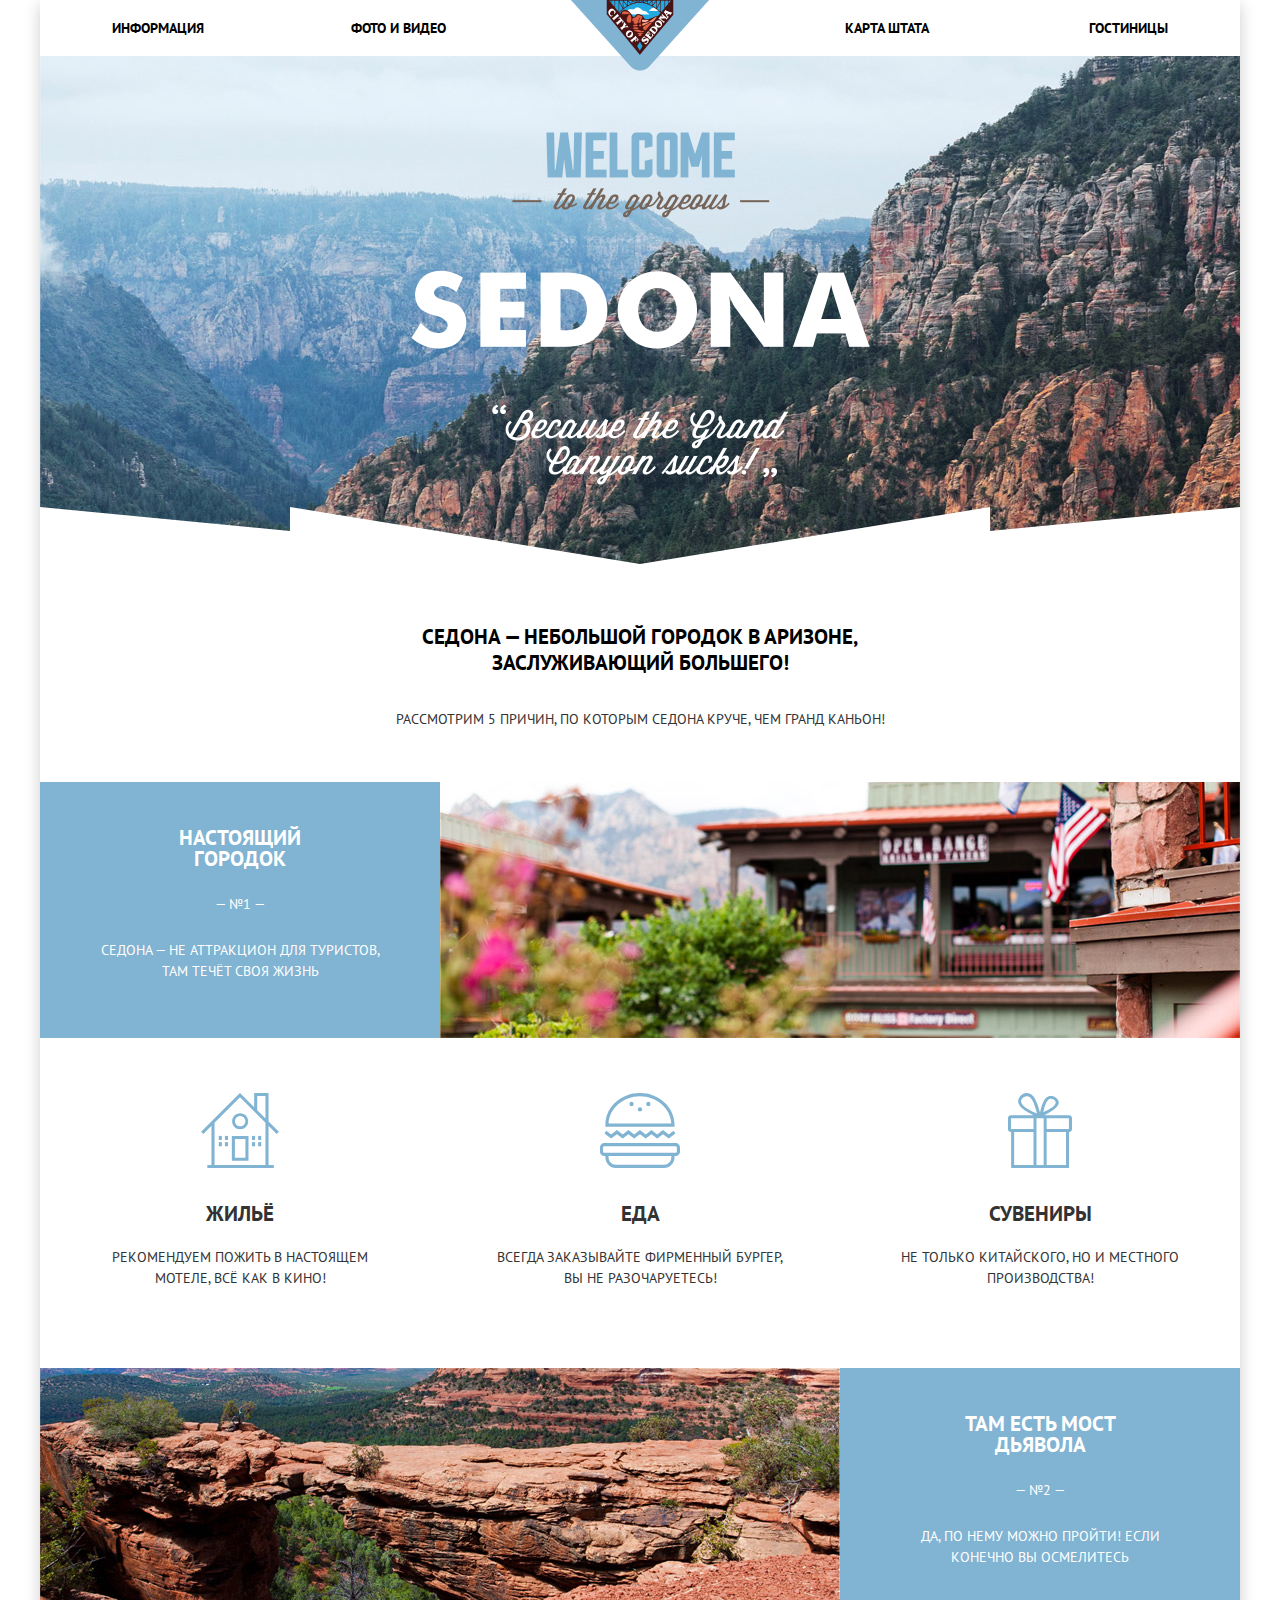
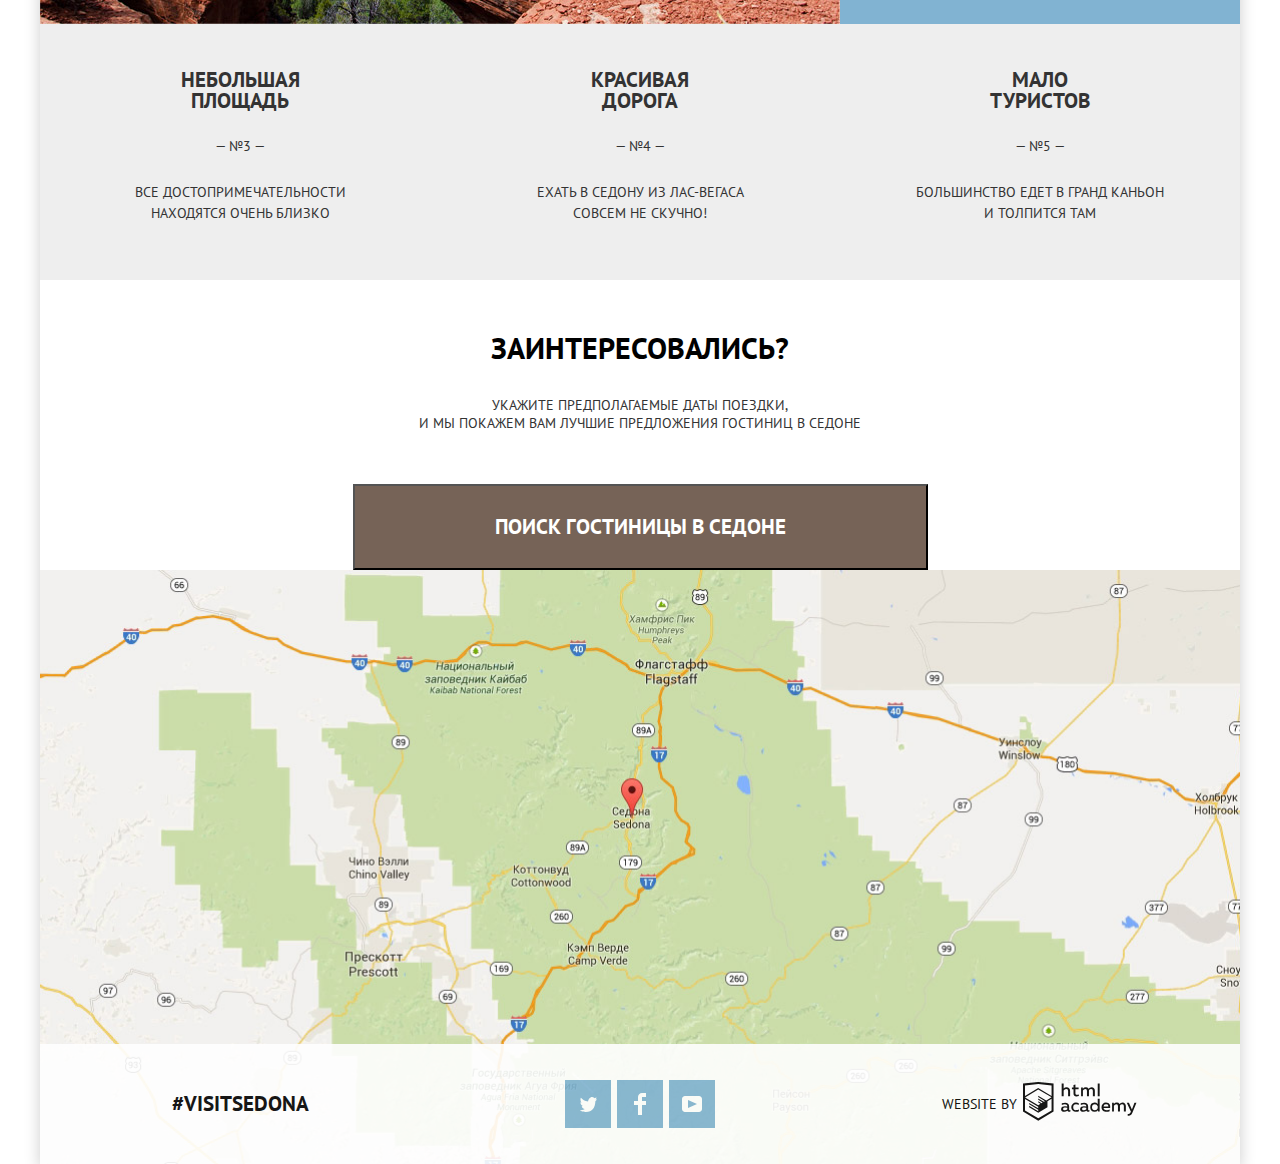
<file: html/index.html>
<!DOCTYPE html>
<html lang="ru">
<head>
    <meta charset="UTF-8">
    <title>Sedona</title>
    
    <!-- calendar -->
    <link rel="stylesheet" href="./css/pickmeup.css">
    <link rel="stylesheet" href="./css/style.css">
</head>
<body class="body-index">
    <div class="positioner">
        <header>
            <nav>
                <ul class="header-menu">
                    <li class="header-menu-item">
                        <a href="#info"> 
                            Информация
                        </a>
                    </li>
                    <li class="header-menu-item">
                        <a href="#info"> 
                            Фото и видео
                        </a>
                    </li>
                    <li class="header-menu-item">
                        <a href="#info"> 
                            Карта штата
                        </a>
                    </li>
                    <li class="header-menu-item">
                        <a href="./hotels.html"> 
                            Гостиницы
                        </a>
                    </li>
                </ul>
            </nav>
            <div class="header-logo"><!-- absolute pos -->                
                <img src="./img/logo.png" alt="Sedona logo" width="140" height="71">
            </div>
        </header>
        <main>
            <section class="header-slogan">
                <div class="header-slogan-greeting"> <!-- not polygon, logo-->
                    <img src="./img/welcome.png" alt="Welcome to Sedona!" width="459" height="353">
                </div>
            </section>     
            <section class="main-welcome">
                <h1 class="main-h1">
                        Седона — небольшой городок в Аризоне,
                        заслуживающий большего!                         
                </h1>
                <h2 class="main-h3">
                    Рассмотрим 5 причин, по которым Седона круче, чем гранд каньон!
                </h2>                
            </section>
            <section class="advantages">
                <div class="advantage advantage-photo-desc">
                    <p class="advantage-title">
                        Настоящий городок
                    </p>
                    <p class="advantage_desc">
                        — №1 —
                    </p>    
                    <p class="advantage_desc">
                        Седона — не аттракцион для туристов, там течёт своя жизнь
                    </p>
                </div>
                <div class="advantage advantage-photo">
                    <img class="advantage-photo_img" src="./img/Layer_10.jpg" width="800" height="256" alt="It's not an attraction">                    
                </div>                
                <div class="advantage advantage-text">
                    <img class="advantage-text_img" src="./img/icon-1.svg" height="75" alt="Living image">
                    <p class="advantage-title advantage-text_title">
                        Жильё                           
                    </p>
                    <p class="advantage_desc advantage-text_desc">
                        Рекомендуем пожить в настоящем мотеле, всё как в кино!
                    </p>
                </div>
                <div class="advantage advantage-text">
                    <img class="advantage-text_img" src="./img/icon-3.svg" height="75" alt="Food image">
                    <p class="advantage-title advantage-text_title">
                        Еда                           
                    </p>
                    <p class="advantage_desc advantage-text_desc">
                        Всегда заказывайте фирменный бургер, вы не разочаруетесь!
                    </p>
                </div>                            
                <div class="advantage advantage-text">
                    <img class="advantage-text_img" src="./img/icon-2.svg" height="75" alt="Souvenirs image">
                    <p class="advantage-title advantage-text_title">
                            Сувениры
                    </p>
                    <p class="advantage_desc advantage-text_desc">
                            Не только китайского, но и местного производства!                           
                    </p>
                </div>  
                <div class="advantage advantage-photo">
                    <img class="advantage-photo_img" src="./img/Layer_5.jpg" width="800" height="256" alt="Diabolo bridge photo">
                </div>                    
                <div class="advantage advantage-photo-desc">
                    <p class="advantage-title">
                            Там есть
                            Мост дьявола
                    </p>
                    <p class="advantage_desc">
                            — №2 —
                    </p>    
                    <p class="advantage_desc">
                        Да, по нему можно пройти! Если конечно вы осмелитесь
                    </p>
                </div>
                <div class="advantage advantage-text advantage-points">
                    <p class="advantage-title advantage-text_title advantage-points_title">
                            Небольшая площадь
                    </p>
                    <p class="advantage_desc advantage-text_desc advantage-points_desc">
                        — №3 —                        
                    </p>
                    <p class="advantage_desc advantage-text_desc advantage-points_desc">
                        Все достопримечательности находятся очень близко
                    </p>
                </div>  
                <div class="advantage advantage-text advantage-points">
                    <p class="advantage-title advantage-text_title advantage-points_title">
                            Красивая дорога
                    </p>
                    <p class="advantage_desc advantage-text_desc advantage-points_desc">
                        — №4 —                        
                    </p>
                    <p class="advantage_desc advantage-text_desc advantage-points_desc">
                        Ехать в Седону из Лас-Вегаса совсем не скучно!
                    </p>
                </div>                 
                <div class="advantage advantage-text advantage-points">
                    <p class="advantage-title advantage-text_title advantage-points_title">
                        Мало туристов
                    </p>
                    <p class="advantage_desc advantage-text_desc advantage-points_desc">
                        — №5 —                        
                    </p>
                    <p class="advantage_desc advantage-text_desc advantage-points_desc">
                        Большинство едет в Гранд Каньон и толпится там
                    </p>
                </div>                  
            </section>  <!-- <section class="advantages">                -->
            <section class="search">
                <p class="search-title">
                    Заинтересовались?
                </p>
                <p class="search-desc">
                    Укажите предполагаемые даты поездки,<br> 
                    и мы покажем вам лучшие предложения гостиниц в седоне
                </p>              
                <!-- open search form -->
                <button type="button" class="modal-open-search-button">                    
                    <span class="modal-open-search-button-caption">
                            ПОИСК ГОСТИНИЦЫ В седоне
                    </span>
                </button>
                <div class="map">
                </div>
            </section>
        </main>
        <footer>
            <p class="footer-hashtag">
                #VISITSEDONA
            </p>
            <ul class="footer-social-links">
                <li class="footer-social-links-item">
                    <a href="#twi">
                        <svg version="1.1"  xmlns="http://www.w3.org/2000/svg"  x="0px" y="0px"
                        width="17px" height="15px" viewBox="0 0 17 15" enable-background="new 0 0 17 15" xml:space="preserve">
                            <g>
                                <path fill="#FFFFFF" d="M10.95,0.144c1.685-0.496,2.984,0.27,3.577,1.179c0.673-0.231,1.331-0.481,2.011-0.708
                                    c-0.004,0.861-0.522,1.513-0.857,1.768c0.685,0.17,1.304-0.491,1.304-0.491c-0.169,1-1.006,1.788-1.563,2.024
                                    c-0.231,6.75-3.175,11.217-10.077,11.082c-0.522,0,0.075,0-0.446,0c-0.41,0-4.164-0.46-4.898-1.887
                                    c2.271,0.196,3.893-0.422,4.693-1.177c-0.96-0.3-2.679-0.477-2.979-2.95C2.064,9.09,2.279,9.212,2.905,9.103
                                    C1.705,8.247,0.374,7.53,0.448,5.33c0.285,0.328,1.067,0.536,1.34,0.472c-0.703-0.241-1.97-3.36-0.894-4.952
                                    c1.818,1.854,3.735,3.606,7.152,3.773C8.254,2.33,9.183,0.793,10.95,0.144z"/>
                            </g>
                        </svg>
                    </a>
                </li>
                <li class="footer-social-links-item">
                    <a href="#fb">
                        <svg fill="#FFFFFF" version="1.1"  xmlns="http://www.w3.org/2000/svg"  x="0px" y="0px"
                            width="12px" height="22px" viewBox="0 0 12 22" enable-background="new 0 0 12 22" xml:space="preserve">
                            <path  d="M12,4V0H8C5.791,0,4,1.791,4,4v4H0v4h4v10h4V12h4V8H8V4H12z"/>
                        </svg>
                        
                    </a>
                </li>   
                <li class="footer-social-links-item">
                        <a href="#yt">
                            <svg  version="1.1"  xmlns="http://www.w3.org/2000/svg" x="0px" y="0px"
                                        width="20px" height="16px" viewBox="0 0 20 16" enable-background="new 0 0 20 16" xml:space="preserve" fill="#FFFFFF">
                                <path  d="M17,0H3C1.35,0,0,1.35,0,3v10c0,1.65,1.35,3,3,3h14c1.65,0,3-1.35,3-3V3C20,1.35,18.65,0,17,0z
                                            M6.027,11.998V4.002L15.014,8L6.027,11.998z"/>
                           </svg>
                        </a>
                </li>                
            </ul>
            <p class="footer-designedBy">
                <span class="footer-designedBy-desc">
                    WebSite by
                </span>
                <a href="http://htmlacademy.ru">
                    <svg  version="1.1"  xmlns="http://www.w3.org/2000/svg"  width="115px" height="41px" fill="#000">
                        <path d="M401.93,351.51a2.07,2.07,0,0,0,.58-0.11v1.4a3.41,3.41,0,0,1-1.24.22,1.75,1.75,0,0,1-1.75-1,5.08,5.08,0,0,1-3.3,1.13c-1.59,0-3.06-.87-3.06-2.68,0-2.24,2.08-2.93,3.9-2.93a11.63,11.63,0,0,1,2.28.26v-0.31c0-1.09-.8-1.86-2.3-1.86a7.79,7.79,0,0,0-3.15.67v-1.79a10.72,10.72,0,0,1,3.35-.58c2.48,0,4,1.18,4,3.83v3.14A0.57,0.57,0,0,0,401.93,351.51Zm-6.76-1.19a1.42,1.42,0,0,0,1.64,1.29,3.56,3.56,0,0,0,2.53-1V349.1a10.21,10.21,0,0,0-1.9-.22C396.34,348.89,395.17,349.23,395.17,350.33Z" transform="translate(-355.09 -323.29)" />
                        <path d="M408.15,343.91a5.29,5.29,0,0,1,2.7.67v1.79a4.28,4.28,0,0,0-2.42-.73,2.89,2.89,0,1,0,0,5.76,5.26,5.26,0,0,0,2.55-.67v1.8a6.58,6.58,0,0,1-2.9.6,4.42,4.42,0,0,1-4.72-4.54A4.54,4.54,0,0,1,408.15,343.91Z" transform="translate(-355.09 -323.29)" />
                        <path d="M420.93,351.51a2.07,2.07,0,0,0,.58-0.11v1.4a3.41,3.41,0,0,1-1.24.22,1.75,1.75,0,0,1-1.75-1,5.08,5.08,0,0,1-3.3,1.13c-1.59,0-3.06-.87-3.06-2.68,0-2.24,2.08-2.93,3.9-2.93a11.63,11.63,0,0,1,2.28.26v-0.31c0-1.09-.8-1.86-2.3-1.86a7.79,7.79,0,0,0-3.15.67v-1.79a10.72,10.72,0,0,1,3.35-.58c2.48,0,4,1.18,4,3.83v3.14A0.57,0.57,0,0,0,420.93,351.51Zm-6.76-1.19a1.42,1.42,0,0,0,1.64,1.29,3.56,3.56,0,0,0,2.53-1V349.1a10.21,10.21,0,0,0-1.9-.22C415.33,348.89,414.17,349.23,414.17,350.33Z" transform="translate(-355.09 -323.29)"/>
                        <path d="M431.76,340.14V352.9H430v-1.39a4.07,4.07,0,0,1-3.35,1.62,4.62,4.62,0,0,1,0-9.22,4,4,0,0,1,3.15,1.37v-5.14h2ZM427,345.62a2.9,2.9,0,0,0,0,5.8,3,3,0,0,0,2.79-1.84v-2.13A3.06,3.06,0,0,0,427,345.62Z" transform="translate(-355.09 -323.29)"/>
                        <path d="M438.08,343.91c3.48,0,4.68,2.81,4.12,5.34h-6.58c0.22,1.57,1.75,2.22,3.35,2.22a6.41,6.41,0,0,0,2.77-.62v1.68a7.5,7.5,0,0,1-3.14.6c-2.68,0-5-1.53-5-4.61A4.39,4.39,0,0,1,438.08,343.91Zm0.09,1.62a2.39,2.39,0,0,0-2.57,2.26h4.85A2.06,2.06,0,0,0,438.17,345.53Z" transform="translate(-355.09 -323.29)" />
                        <path d="M444.19,352.9v-8.75h1.73v1.09a4,4,0,0,1,2.92-1.33,3,3,0,0,1,2.73,1.4,4.33,4.33,0,0,1,3.06-1.4,3.21,3.21,0,0,1,3.32,3.52v5.47h-2v-5.41a1.67,1.67,0,0,0-1.73-1.84,2.94,2.94,0,0,0-2.17,1.18c0,0.2,0,.4,0,0.6v5.47h-2v-5.41a1.67,1.67,0,0,0-1.73-1.84,3.11,3.11,0,0,0-2.32,1.35v5.91h-2Z" transform="translate(-355.09 -323.29)" />
                        <path d="M466.56,344.15h2l-4.1,9.93c-0.95,2.28-2.19,3-3.52,3a5,5,0,0,1-1.15-.15v-1.66a3,3,0,0,0,.89.13c0.95,0,1.66-.67,2.17-2l0.18-.44-4.16-8.82H461l3,6.6Z" transform="translate(-355.09 -323.29)" />
                        <path d="M395.75,324.82v5a4,4,0,0,1,2.83-1.2,3.41,3.41,0,0,1,3.61,3.57v5.41h-2v-5.16a1.9,1.9,0,0,0-2-2.1,3.08,3.08,0,0,0-2.44,1.46v5.8h-2V324.82h2Z" transform="translate(-355.09 -323.29)" />
                        <path d="M407.52,325.71v3.12h3.17v1.71h-3.17v4c0,1.15.53,1.53,1.66,1.53a4.71,4.71,0,0,0,1.77-.35v1.68a7.14,7.14,0,0,1-2.35.38,2.68,2.68,0,0,1-3-2.88v-4.38H404v-1.71h1.57v-2.64Z" transform="translate(-355.09 -323.29)" />
                        <path d="M413.19,337.58v-8.75h1.73v1.09a4,4,0,0,1,2.92-1.33,3,3,0,0,1,2.73,1.4,4.33,4.33,0,0,1,3.06-1.4,3.21,3.21,0,0,1,3.32,3.52v5.47h-2v-5.41a1.67,1.67,0,0,0-1.73-1.84,2.94,2.94,0,0,0-2.17,1.18c0,0.2,0,.4,0,0.6v5.47h-2v-5.41a1.67,1.67,0,0,0-1.73-1.84,3.11,3.11,0,0,0-2.32,1.35v5.91h-2Z" transform="translate(-355.09 -323.29)" />
                        <rect x="74.72" y="1.52" width="1.95" height="12.76" />
                        <path d="M370.53,323.31l-0.16,0-15.28,1.6v28L370.37,362l15.28-9.09v-28Zm13.12,28.45-13.28,7.9-13.28-7.9V340.28l13.22,7.87,0,1.43-9.07-5.4v1.38l9.11,5.47,0,1.46-9.1-5.42v1.38l9.11,5.47h0l9.19-5.5v-1.39h0v-4.52l4.1-2.45v11.67Zm0-13.16L380,340.74h0l-1.68,1-8-4.76v1.38l6.84,4.07-0.06,0-0.15.09-1,.57-5.64-3.36v1.38l4.45,2.65-1.05.7,0,0-3.36-2v1.38l2.21,1.3-2.25,1.35-13.16-7.82,13.17-7.92h0Zm0-1.39-13.35-7.87h0l-13.2,7.86v-10.5l13.28-1.39,13.28,1.39v10.51Z" transform="translate(-355.09 -323.29)" />
                    </svg>                        
                </a>
            </p>            
        </footer>
        <!-- modal form block -->
        <form class="modal-search_form" action="https://echo.htmlacademy.ru/courses" method="POST">

            <div class="modal-search_form_line">                
                <label for="date_in">Дата заезда:</label>                            
                <input class="input_date input_date_in" type="date" id="date_in" name="date_in" readonly>                
                <div class="input_count input_cal_button input_cal_in ">
                    <svg version="1.1"  xmlns="http://www.w3.org/2000/svg"  x="0px" y="0px"
                        width="21px" height="22px" viewBox="0 0 21 22" enable-background="new 0 0 21 22" xml:space="preserve">
                        <g >
                            <path d="M19.251,2.025h-2.845V0.648c0-0.381-0.294-0.689-0.656-0.689c-0.363,0-0.656,0.308-0.656,0.689v1.377h-3.938V0.648
                                c0-0.381-0.294-0.689-0.655-0.689c-0.363,0-0.657,0.308-0.657,0.689v1.377H5.906V0.648c0-0.381-0.294-0.689-0.656-0.689
                                c-0.363,0-0.657,0.308-0.657,0.689v1.377H1.75C0.784,2.025,0,2.847,0,3.862v16.302C0,21.179,0.784,22,1.75,22h17.501
                                C20.217,22,21,21.179,21,20.164V3.862C21,2.847,20.217,2.025,19.251,2.025z M19.688,20.164c0,0.253-0.195,0.459-0.437,0.459H1.75
                                c-0.241,0-0.438-0.206-0.438-0.459V3.862c0-0.253,0.196-0.459,0.438-0.459h2.844v1.378c0,0.381,0.294,0.689,0.657,0.689
                                c0.362,0,0.656-0.308,0.656-0.689V3.403h3.938v1.378c0,0.381,0.294,0.689,0.657,0.689c0.361,0,0.655-0.308,0.655-0.689V3.403h3.938
                                v1.378c0,0.381,0.293,0.689,0.656,0.689c0.362,0,0.656-0.308,0.656-0.689V3.403h2.845c0.241,0,0.437,0.206,0.437,0.459V20.164z"/>
                            <rect x="4.594" y="8.225" width="2.625" height="2.066"/>
                            <rect x="4.594" y="11.668" width="2.625" height="2.067"/>
                            <rect x="4.594" y="15.112" width="2.625" height="2.066"/>
                            <rect x="9.188" y="15.112" width="2.625" height="2.066"/>
                            <rect x="9.188" y="11.668" width="2.625" height="2.067"/>
                            <rect x="9.188" y="8.225" width="2.625" height="2.066"/>
                            <rect x="13.781" y="15.112" width="2.625" height="2.066"/>
                            <rect x="13.781" y="11.668" width="2.625" height="2.067"/>
                            <rect x="13.781" y="8.225" width="2.625" height="2.066"/>
                        </g>
                    </svg>
                </div>
            </div>
            <div class="modal-search_form_line">
                <label for="date_out">Дата выезда:</label>                        
                <input class="input_date input_date_out" type="date" id="date_out" name="date_out" readonly >
                <div class="input_count input_cal_button input_cal_out">
                    <svg version="1.1" xmlns="http://www.w3.org/2000/svg" x="0px" y="0px"
                        width="21px" height="22px" viewBox="0 0 21 22" enable-background="new 0 0 21 22" xml:space="preserve">
                        <g >
                            <path d="M19.251,2.025h-2.845V0.648c0-0.381-0.294-0.689-0.656-0.689c-0.363,0-0.656,0.308-0.656,0.689v1.377h-3.938V0.648
                                c0-0.381-0.294-0.689-0.655-0.689c-0.363,0-0.657,0.308-0.657,0.689v1.377H5.906V0.648c0-0.381-0.294-0.689-0.656-0.689
                                c-0.363,0-0.657,0.308-0.657,0.689v1.377H1.75C0.784,2.025,0,2.847,0,3.862v16.302C0,21.179,0.784,22,1.75,22h17.501
                                C20.217,22,21,21.179,21,20.164V3.862C21,2.847,20.217,2.025,19.251,2.025z M19.688,20.164c0,0.253-0.195,0.459-0.437,0.459H1.75
                                c-0.241,0-0.438-0.206-0.438-0.459V3.862c0-0.253,0.196-0.459,0.438-0.459h2.844v1.378c0,0.381,0.294,0.689,0.657,0.689
                                c0.362,0,0.656-0.308,0.656-0.689V3.403h3.938v1.378c0,0.381,0.294,0.689,0.657,0.689c0.361,0,0.655-0.308,0.655-0.689V3.403h3.938
                                v1.378c0,0.381,0.293,0.689,0.656,0.689c0.362,0,0.656-0.308,0.656-0.689V3.403h2.845c0.241,0,0.437,0.206,0.437,0.459V20.164z"/>
                            <rect x="4.594" y="8.225" width="2.625" height="2.066"/>
                            <rect x="4.594" y="11.668" width="2.625" height="2.067"/>
                            <rect x="4.594" y="15.112" width="2.625" height="2.066"/>
                            <rect x="9.188" y="15.112" width="2.625" height="2.066"/>
                            <rect x="9.188" y="11.668" width="2.625" height="2.067"/>
                            <rect x="9.188" y="8.225" width="2.625" height="2.066"/>
                            <rect x="13.781" y="15.112" width="2.625" height="2.066"/>
                            <rect x="13.781" y="11.668" width="2.625" height="2.067"/>
                            <rect x="13.781" y="8.225" width="2.625" height="2.066"/>
                        </g>
                    </svg>
                </div>                
            </div>            
            <div class="modal-search_form_line">
                <div class="search_input_count_block">
                    <label class="adults" for="adults">Взрослые:</label> 
                    <button type="button" class="input_count adults_input_count_dec" >

                        <svg width="11" height="11" xmlns="http://www.w3.org/2000/svg" >
                             <line stroke="#a9a9a9"  y2="5.552141" x2="11" y1="5.552141" x1="0" stroke-width="3" />
                        </svg>                        
                    </button>
                    <input  class="input_count" type="text" id="adults" name="adults" value="2" readonly>                    
                    <button type="button" class="input_count adults_input_count_inc">
                        <svg width="11" height="11" xmlns="http://www.w3.org/2000/svg" >
                            <line stroke="#a9a9a9"  y2="5.5" x2="11" y1="5.5" stroke-width="3" fill="none"/>
                            <line transform="rotate(90 5.5,5.500000000000001) " x1="0" id="svg_2" stroke="#a9a9a9" y2="5.5" x2="11" y1="5.5" stroke-width="3" fill="none"/>
                        </svg>
                    </button>
                </div>
                <div class="search_input_count_block">
                    <label class="kids" for="kids">Дети:</label> 
                    <button type="button" class="input_count children_input_count_dec" >
                        <svg width="11" height="11" xmlns="http://www.w3.org/2000/svg" >
                             <line stroke="#a9a9a9"  y2="5.552141" x2="11" y1="5.552141" x1="0" stroke-width="3" />
                        </svg>                            
                    </button>
                    <input class="input_count" type="text" id="kids" name="kids" value="0" readonly>                    
                    <button type="button" class="input_count children_input_count_inc">
                        <svg width="11" height="11" xmlns="http://www.w3.org/2000/svg">
                             <line stroke="#a9a9a9"  y2="5.5" x2="11" y1="5.5" stroke-width="3" fill="none"/>
                             <line transform="rotate(90 5.5,5.500000000000001) " x1="0"  stroke="#a9a9a9" y2="5.5" x2="11" y1="5.5" stroke-width="3" fill="none"/>
                        </svg>
                    </button>
                </div>
            </div>
            <button type="submit" class = "modal-open-search-button-caption search_button">
                <span>
                    Найти
                </span>
            </button>
        </form>   <!-- block form! -->
    </div> <!-- positioner -->
    
    <!-- dark bg -->
    <div class="form_black_bg ">
    </div>
    <script src="./js/pickmeup.min.js"></script>
    <script src="./js/script.js"></script>
</body>
</html>
</file>
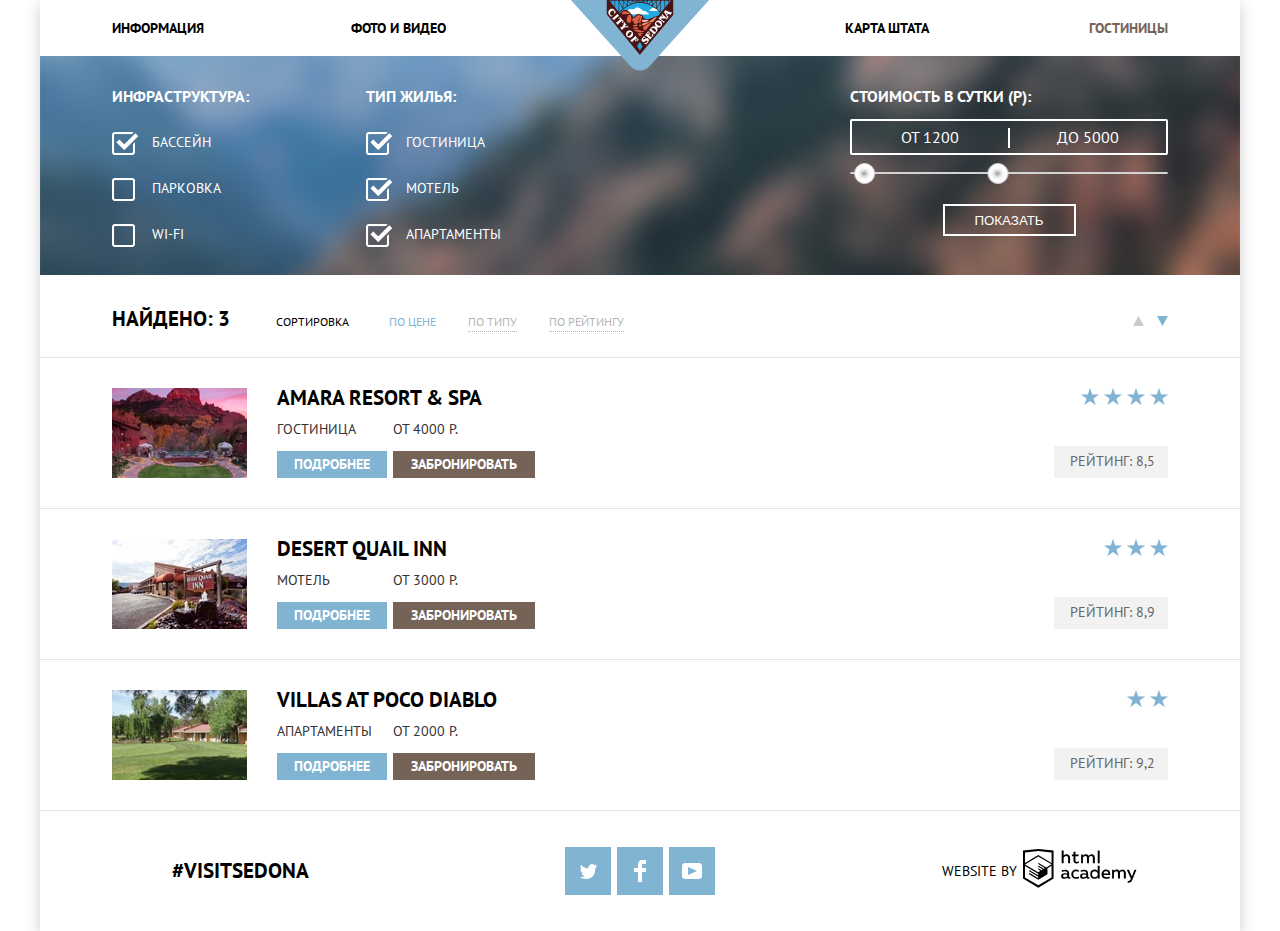
<file: html/hotels.html>
<!DOCTYPE html>
<html lang="ru">
<head>
    <meta charset="UTF-8">
    <link rel="stylesheet" href="./css/style.css">
    <link rel="stylesheet" href="./css/nouislider.css">
    <title>Sedona hotels</title>
</head>
<body class="body-hotels">
    <div class="positioner">
    <header>
        <h1 class="hidden">Sedona hotels</h1>
        <nav>
            <ul class="header-menu">
                <li class="header-menu-item">
                    <a href="#info"> 
                        Информация
                    </a>
                </li>
                <li class="header-menu-item">
                    <a href="#info"> 
                        Фото и видео
                    </a>
                </li>
                <li class="header-menu-item">
                    <a href="#info"> 
                        Карта штата
                    </a>
                </li>
                <li class="header-menu-item">
                    <a class="header-menu-item-currentPage" href="#info"> 
                        Гостиницы
                    </a>
                </li>
            </ul>
        </nav>
        <div class="header-logo"><!-- absolute pos -->                
            <img src="./img/logo.png" alt="Sedona logo" width="140" height="71">
        </div>        
    </header>   
        <main>
            <form class="filter" action="https://echo.htmlacademy.ru/courses" method="POST">
                <div class="filter-block">
                    <p class="filter-block_title">
                            Инфраструктура:
                    </p>
                    <div class="filter-block_item">                            
                        <input type="checkbox"  name="filter_pool" id="filter_pool" checked>
                        <div class="filter-block_item_isUnChecked"></div>
                        <div class="filter-block_item_isChecked"></div>
                        <label class="filter-block_item" for="filter_pool">Бассейн</label>
                    </div>                            
                    <div class="filter-block_item">
                        <input type="checkbox"  name="filter_parking" id="filter_parking">
                        <div class="filter-block_item_isUnChecked"></div>
                        <div class="filter-block_item_isChecked"></div>
                        <label class="filter-block_item" for="filter_parking">Парковка</label>                        
                    </div>                        
                    <div class="filter-block_item">
                        <input type="checkbox"  name="filter_wifi" id="filter_wifi">
                        <div class="filter-block_item_isUnChecked"></div>
                        <div class="filter-block_item_isChecked"></div>
                        <label class="filter-block_item" for="filter_wifi">Wi-fi</label>                        
                    </div>                        

                </div><!-- <div class="filter-block"> -->
                <div class="filter-block">
                    <p class="filter-block_title">
                            Тип жилья:
                    </p>
                    <div class="filter-block_item">
                        <input type="checkbox"  name="filter_gost" id="filter_gost" checked>
                        <div class="filter-block_item_isUnChecked"></div>
                        <div class="filter-block_item_isChecked"></div>
                        <label class="filter-block_item" for="filter_gost">Гостиница</label>
                    </div>                            
                    <div class="filter-block_item">
                        <input type="checkbox"  name="filter_motel" id="filter_motel" checked>
                        <div class="filter-block_item_isUnChecked"></div>
                        <div class="filter-block_item_isChecked"></div>
                        <label class="filter-block_item" for="filter_motel">Мотель</label>                        
                    </div>                        
                    <div class="filter-block_item">
                        <input type="checkbox"  name="filter_apt" id="filter_apt" checked>
                        <div class="filter-block_item_isUnChecked"></div>
                        <div class="filter-block_item_isChecked"></div>
                        <label class="filter-block_item" for="filter_apt">Апартаменты</label>                        
                    </div>                        

                </div><!-- <div class="filter-block"> -->      
                <div class="filter-block filter-show">
                    <p class="filter-block_title">Стоимость в сутки (Р):</p>
                    <div class="filter-block_priceRange">
                        <p class="filter-block_priceRange_from">
                            От 0
                        </p>                       
                        <!-- not visible, just to send -->
                        <input class="hidden" name="filter_priceFrom" id="priceFromInput">
                        <input class="hidden" name="filter_priceTo" id="priceToInput">
                        <div class="filter-block_priceRange_center">                                
                        </div>
                        <p class="filter-block_priceRange_to">
                                До 0
                        </p>                            
                    </div>
                    <!-- price slider -->
                    <div class="filter-block_priceRange_selector">
                    </div>
                    <button class="filter-button" type="submit">Показать</button>                   
                </div> <!--<div class="filter-block filter-show">  -->
            </form>
            <section class="results">
                <div class="results-header">
                    <p class="results-found">
                        Найдено: 3
                    </p>
                    <div class="results-sortMode">
                        <p class="results-sortMode-item results-sortMode_header">
                            Сортировка
                        </p>
                        <a class="results-sortMode-item  results-sortMode-item_selected" href="#sortByPrice">
                            По цене
                        </a>
                        <a class="results-sortMode-item results-sortMode-item_variants" href="#sortByType">
                                По типу
                        </a>
                        <a class="results-sortMode-item results-sortMode-item_variants" href="#sortByRating">
                                По рейтингу
                        </a>                            
                    </div>
                    <div class="results-order">                       
                        <a class="results-order-up" href="#orderUp">

                            <svg version="1.1"  xmlns="http://www.w3.org/2000/svg" x="0px" y="0px"
                                width="11px" height="10px" viewBox="0 0 11 10" enable-background="new 0 0 11 10" xml:space="preserve">
                                <polygon fill="#cacaca" points="5.5,0 0,10 11,10 "/>
                            </svg>                                
                        </a>
                        <a class="results-order-down" href="#orderDown">
                            <svg version="1.1"  xmlns="http://www.w3.org/2000/svg"  x="0px" y="0px"
                                width="11px" height="10px" viewBox="0 0 11 10" enable-background="new 0 0 11 10" xml:space="preserve">
                                <polygon fill="#81b3d2" points="5.5,10 0,0 11,0 "/>
                            </svg>
                        </a>
                    </div>
                </div> <!-- <div class="results-header"> -->
                <div class="result">
                    <img class="result_image" src="./img/result_1.jpg" width="135" height="90" alt="Amara Resort image">                   
                    <div class="result_desc"> 
                        <div class="result_desc_header">
                                <a class="result_desc_link" href="#linkToHotelDescr"> 
                                    Amara Resort & Spa
                                </a>
                        </div>
                        <div class="result_desc_typeAndPrice">
                            <div class="result_desc_type">
                                    Гостиница
                            </div>

                            <div class="result_desc_price">
                                    От 4000 Р.
                            </div>                                
                        </div>
                        <div class="result-buttons">
                            <button type="button" class="button button_more">
                                <span>
                                    Подробнее
                                </span>
                            </button>

                            <button type="button" class="button button_bookIt">
                                <span>
                                    Забронировать
                                </span>
                            </button>                                                                 
                        </div>
                    </div>
                    <div class="result-rating">
                        <div class="result-rating_stars">
                            <img class="star" src="./img/star.png" width="18" height="17" alt="Rating star image">
                            <img class="star" src="./img/star.png" width="18" height="17" alt="Rating star image">
                            <img class="star" src="./img/star.png" width="18" height="17" alt="Rating star image">
                            <img class="star" src="./img/star.png" width="18" height="17" alt="Rating star image">
                        </div>

                        <P class="result-rating_text">
                                Рейтинг: 8,5
                        </p>
                    </div>
                </div>  <!-- <div class= "result"> -->
                <div class="result">
                    <img class="result_image" src="./img/result_2.jpg" width="135" height="90" alt="Desert Quail Inn image">                    
                    <div class="result_desc"> 
                        <div class="result_desc_header">
                            <a class="result_desc_link" href="#linkToHotelDescr"> 
                                Desert Quail Inn
                            </a>
                        </div>
                        <div class="result_desc_typeAndPrice">
                            <div class="result_desc_type">
                                    Мотель
                            </div>
                            <div class="result_desc_price">
                                    От 3000 Р.
                            </div>                                
                        </div>
                        <div class="result-buttons">
                            <button type="button" class="button button_more">
                                <span>
                                    Подробнее
                                </span>
                            </button>
                            <button type="button" class="button button_bookIt">
                                <span>
                                    Забронировать
                                </span>
                            </button>                                                                 
                        </div>
                    </div>
                    <div class="result-rating">
                        <div class="result-rating_stars">
                            <img class="star" src="./img/star.png" width="18" height="17" alt="Rating star image">
                            <img class="star" src="./img/star.png" width="18" height="17" alt="Rating star image">
                            <img class="star" src="./img/star.png" width="18" height="17" alt="Rating star image">
                        </div>
                        <P class="result-rating_text">
                                Рейтинг: 8,9
                        </p>
                    </div>
                </div>  <!-- <div class="result"> -->                       
                <div class="result">
                    <img class="result_image" src="./img/result_3.jpg" width="135" height="90" alt="Villas at Poco Diablo image">                   
                    <div class="result_desc"> 
                        <div class="result_desc_header">
                            <a class="result_desc_link" href="#linkToHotelDescr">                                 
                                Villas at Poco Diablo
                            </a>
                        </div>
                        <div class="result_desc_typeAndPrice">
                            <div class="result_desc_type">
                                    Апартаменты
                            </div>
                            <div class="result_desc_price">
                                    От 2000 Р.
                            </div>                                
                        </div>
                        <div class="result-buttons">
                            <button type="button" class="button button_more">
                                <span>
                                    Подробнее
                                </span>
                            </button>
                            <button type="button" class="button button_bookIt">
                                <span>
                                    Забронировать
                                </span>
                            </button>                                                                    
                        </div>
                    </div>
                    <div class="result-rating">
                        <div class="result-rating_stars">
                            <img class="star" src="./img/star.png" width="18" height="17" alt="Rating star image">
                            <img class="star" src="./img/star.png" width="18" height="17" alt="Rating star image">
                        </div>
                        <P class="result-rating_text">
                                Рейтинг: 9,2
                        </p>
                    </div>
                </div>  <!-- <div class="result"> -->                           
            </section> <!-- <section class="results"> -->
        </main>
            <footer class="footer-hotels">
                    <p class="footer-hashtag">
                            #VISITSEDONA
                    </p>
                    <ul class="footer-social-links">
                        <li class="footer-social-links-item">
                            <a href="#twi">
                                <svg version="1.1" xmlns="http://www.w3.org/2000/svg"  x="0px" y="0px"
                                width="17px" height="15px" viewBox="0 0 17 15" enable-background="new 0 0 17 15" xml:space="preserve">
                                    <g>
                                        <path fill="#FFFFFF" d="M10.95,0.144c1.685-0.496,2.984,0.27,3.577,1.179c0.673-0.231,1.331-0.481,2.011-0.708
                                            c-0.004,0.861-0.522,1.513-0.857,1.768c0.685,0.17,1.304-0.491,1.304-0.491c-0.169,1-1.006,1.788-1.563,2.024
                                            c-0.231,6.75-3.175,11.217-10.077,11.082c-0.522,0,0.075,0-0.446,0c-0.41,0-4.164-0.46-4.898-1.887
                                            c2.271,0.196,3.893-0.422,4.693-1.177c-0.96-0.3-2.679-0.477-2.979-2.95C2.064,9.09,2.279,9.212,2.905,9.103
                                            C1.705,8.247,0.374,7.53,0.448,5.33c0.285,0.328,1.067,0.536,1.34,0.472c-0.703-0.241-1.97-3.36-0.894-4.952
                                            c1.818,1.854,3.735,3.606,7.152,3.773C8.254,2.33,9.183,0.793,10.95,0.144z"/>
                                    </g>
                                </svg>                           
                            </a>
                        </li>
                        <li class="footer-social-links-item">
                            <a href="#fb">
                                <svg fill="#FFFFFF" version="1.1"  xmlns="http://www.w3.org/2000/svg"  x="0px" y="0px"
                                    width="12px" height="22px" viewBox="0 0 12 22" enable-background="new 0 0 12 22" xml:space="preserve">
                                    <path  d="M12,4V0H8C5.791,0,4,1.791,4,4v4H0v4h4v10h4V12h4V8H8V4H12z"/>
                                </svg>
                                
                            </a>
                        </li>   
                        <li class="footer-social-links-item">
                                <a href="#yt">
                                    <svg  version="1.1"  xmlns="http://www.w3.org/2000/svg"  x="0px" y="0px"
                                                width="20px" height="16px" viewBox="0 0 20 16" enable-background="new 0 0 20 16" xml:space="preserve" fill="#FFFFFF">
                                        <path  d="M17,0H3C1.35,0,0,1.35,0,3v10c0,1.65,1.35,3,3,3h14c1.65,0,3-1.35,3-3V3C20,1.35,18.65,0,17,0z
                                                    M6.027,11.998V4.002L15.014,8L6.027,11.998z"/>
                                    </svg>
                                </a>
                        </li>                
                    </ul>           
                    <p class="footer-designedBy">
                        <span class="footer-designedBy-desc">
                            WebSite by
                        </span>        
                        <a href="http://htmlacademy.ru">
                            <svg  version="1.1"  xmlns="http://www.w3.org/2000/svg"  width="115px" height="41px" fill="#000">
                                <path d="M401.93,351.51a2.07,2.07,0,0,0,.58-0.11v1.4a3.41,3.41,0,0,1-1.24.22,1.75,1.75,0,0,1-1.75-1,5.08,5.08,0,0,1-3.3,1.13c-1.59,0-3.06-.87-3.06-2.68,0-2.24,2.08-2.93,3.9-2.93a11.63,11.63,0,0,1,2.28.26v-0.31c0-1.09-.8-1.86-2.3-1.86a7.79,7.79,0,0,0-3.15.67v-1.79a10.72,10.72,0,0,1,3.35-.58c2.48,0,4,1.18,4,3.83v3.14A0.57,0.57,0,0,0,401.93,351.51Zm-6.76-1.19a1.42,1.42,0,0,0,1.64,1.29,3.56,3.56,0,0,0,2.53-1V349.1a10.21,10.21,0,0,0-1.9-.22C396.34,348.89,395.17,349.23,395.17,350.33Z" transform="translate(-355.09 -323.29)" />
                                <path d="M408.15,343.91a5.29,5.29,0,0,1,2.7.67v1.79a4.28,4.28,0,0,0-2.42-.73,2.89,2.89,0,1,0,0,5.76,5.26,5.26,0,0,0,2.55-.67v1.8a6.58,6.58,0,0,1-2.9.6,4.42,4.42,0,0,1-4.72-4.54A4.54,4.54,0,0,1,408.15,343.91Z" transform="translate(-355.09 -323.29)" />
                                <path d="M420.93,351.51a2.07,2.07,0,0,0,.58-0.11v1.4a3.41,3.41,0,0,1-1.24.22,1.75,1.75,0,0,1-1.75-1,5.08,5.08,0,0,1-3.3,1.13c-1.59,0-3.06-.87-3.06-2.68,0-2.24,2.08-2.93,3.9-2.93a11.63,11.63,0,0,1,2.28.26v-0.31c0-1.09-.8-1.86-2.3-1.86a7.79,7.79,0,0,0-3.15.67v-1.79a10.72,10.72,0,0,1,3.35-.58c2.48,0,4,1.18,4,3.83v3.14A0.57,0.57,0,0,0,420.93,351.51Zm-6.76-1.19a1.42,1.42,0,0,0,1.64,1.29,3.56,3.56,0,0,0,2.53-1V349.1a10.21,10.21,0,0,0-1.9-.22C415.33,348.89,414.17,349.23,414.17,350.33Z" transform="translate(-355.09 -323.29)"/>
                                <path d="M431.76,340.14V352.9H430v-1.39a4.07,4.07,0,0,1-3.35,1.62,4.62,4.62,0,0,1,0-9.22,4,4,0,0,1,3.15,1.37v-5.14h2ZM427,345.62a2.9,2.9,0,0,0,0,5.8,3,3,0,0,0,2.79-1.84v-2.13A3.06,3.06,0,0,0,427,345.62Z" transform="translate(-355.09 -323.29)"/>
                                <path d="M438.08,343.91c3.48,0,4.68,2.81,4.12,5.34h-6.58c0.22,1.57,1.75,2.22,3.35,2.22a6.41,6.41,0,0,0,2.77-.62v1.68a7.5,7.5,0,0,1-3.14.6c-2.68,0-5-1.53-5-4.61A4.39,4.39,0,0,1,438.08,343.91Zm0.09,1.62a2.39,2.39,0,0,0-2.57,2.26h4.85A2.06,2.06,0,0,0,438.17,345.53Z" transform="translate(-355.09 -323.29)" />
                                <path d="M444.19,352.9v-8.75h1.73v1.09a4,4,0,0,1,2.92-1.33,3,3,0,0,1,2.73,1.4,4.33,4.33,0,0,1,3.06-1.4,3.21,3.21,0,0,1,3.32,3.52v5.47h-2v-5.41a1.67,1.67,0,0,0-1.73-1.84,2.94,2.94,0,0,0-2.17,1.18c0,0.2,0,.4,0,0.6v5.47h-2v-5.41a1.67,1.67,0,0,0-1.73-1.84,3.11,3.11,0,0,0-2.32,1.35v5.91h-2Z" transform="translate(-355.09 -323.29)" />
                                <path d="M466.56,344.15h2l-4.1,9.93c-0.95,2.28-2.19,3-3.52,3a5,5,0,0,1-1.15-.15v-1.66a3,3,0,0,0,.89.13c0.95,0,1.66-.67,2.17-2l0.18-.44-4.16-8.82H461l3,6.6Z" transform="translate(-355.09 -323.29)" />
                                <path d="M395.75,324.82v5a4,4,0,0,1,2.83-1.2,3.41,3.41,0,0,1,3.61,3.57v5.41h-2v-5.16a1.9,1.9,0,0,0-2-2.1,3.08,3.08,0,0,0-2.44,1.46v5.8h-2V324.82h2Z" transform="translate(-355.09 -323.29)" />
                                <path d="M407.52,325.71v3.12h3.17v1.71h-3.17v4c0,1.15.53,1.53,1.66,1.53a4.71,4.71,0,0,0,1.77-.35v1.68a7.14,7.14,0,0,1-2.35.38,2.68,2.68,0,0,1-3-2.88v-4.38H404v-1.71h1.57v-2.64Z" transform="translate(-355.09 -323.29)" />
                                <path d="M413.19,337.58v-8.75h1.73v1.09a4,4,0,0,1,2.92-1.33,3,3,0,0,1,2.73,1.4,4.33,4.33,0,0,1,3.06-1.4,3.21,3.21,0,0,1,3.32,3.52v5.47h-2v-5.41a1.67,1.67,0,0,0-1.73-1.84,2.94,2.94,0,0,0-2.17,1.18c0,0.2,0,.4,0,0.6v5.47h-2v-5.41a1.67,1.67,0,0,0-1.73-1.84,3.11,3.11,0,0,0-2.32,1.35v5.91h-2Z" transform="translate(-355.09 -323.29)" />
                                <rect x="74.72" y="1.52" width="1.95" height="12.76" />
                                <path d="M370.53,323.31l-0.16,0-15.28,1.6v28L370.37,362l15.28-9.09v-28Zm13.12,28.45-13.28,7.9-13.28-7.9V340.28l13.22,7.87,0,1.43-9.07-5.4v1.38l9.11,5.47,0,1.46-9.1-5.42v1.38l9.11,5.47h0l9.19-5.5v-1.39h0v-4.52l4.1-2.45v11.67Zm0-13.16L380,340.74h0l-1.68,1-8-4.76v1.38l6.84,4.07-0.06,0-0.15.09-1,.57-5.64-3.36v1.38l4.45,2.65-1.05.7,0,0-3.36-2v1.38l2.21,1.3-2.25,1.35-13.16-7.82,13.17-7.92h0Zm0-1.39-13.35-7.87h0l-13.2,7.86v-10.5l13.28-1.39,13.28,1.39v10.51Z" transform="translate(-355.09 -323.29)" />
                            </svg>                        
                        </a>
                    </p>                 
            </footer>
    </div> <!-- <div class="positioner"> -->     
    <script src="./js/nouislider.js"></script>
    <script src="./js/script.js"></script>
</body>
</html>
</file>
<file: html/css/pickmeup.css>
.pickmeup{z-index:400;background:#000;border-radius:.4em;-moz-box-sizing:content-box;box-sizing:content-box;display:inline-block;position:absolute;touch-action:manipulation}.pickmeup *{-moz-box-sizing:border-box;box-sizing:border-box}.pickmeup.pmu-flat{position:relative}.pickmeup.pmu-hidden{display:none}.pickmeup .pmu-instance{display:inline-block;height:13.8em;padding:.5em;text-align:center;width:15em}.pickmeup .pmu-instance .pmu-button{color:#eee;cursor:pointer;outline:none;text-decoration:none}.pickmeup .pmu-instance .pmu-today{background:#17384d;color:#88c5eb}.pickmeup .pmu-instance .pmu-button:hover{background:transparent;color:#88c5eb}.pickmeup .pmu-instance .pmu-not-in-month{color:#666}.pickmeup .pmu-instance .pmu-disabled,.pickmeup .pmu-instance .pmu-disabled:hover{color:#333;cursor:default}.pickmeup .pmu-instance .pmu-selected{background:#136a9f;color:#eee}.pickmeup .pmu-instance .pmu-not-in-month.pmu-selected{background:#17384d}.pickmeup .pmu-instance nav{color:#eee;display:-ms-flexbox;display:-webkit-flex;display:flex;line-height:2em}.pickmeup .pmu-instance nav *:first-child :hover{color:#88c5eb}.pickmeup .pmu-instance nav .pmu-prev,.pickmeup .pmu-instance nav .pmu-next{display:none;height:2em;width:1em}.pickmeup .pmu-instance nav .pmu-month{width:14em}.pickmeup .pmu-instance .pmu-years *,.pickmeup .pmu-instance .pmu-months *{display:inline-block;line-height:3.6em;width:3.5em}.pickmeup .pmu-instance .pmu-day-of-week{color:#999;cursor:default}.pickmeup .pmu-instance .pmu-day-of-week *,.pickmeup .pmu-instance .pmu-days *{display:inline-block;line-height:1.5em;width:2em}.pickmeup .pmu-instance .pmu-day-of-week *{line-height:1.8em}.pickmeup .pmu-instance:first-child .pmu-prev,.pickmeup .pmu-instance:last-child .pmu-next{display:block}.pickmeup .pmu-instance:first-child .pmu-month,.pickmeup .pmu-instance:last-child .pmu-month{width:13em}.pickmeup .pmu-instance:first-child:last-child .pmu-month{width:12em}.pickmeup:not(.pmu-view-days) .pmu-days,.pickmeup:not(.pmu-view-days) .pmu-day-of-week,.pickmeup:not(.pmu-view-months) .pmu-months,.pickmeup:not(.pmu-view-years) .pmu-years{display:none}
</file>
<file: html/css/style.css>
@import url('https://fonts.googleapis.com/css?family=PT+Sans:400,700&display=swap&subset=cyrillic');

html {
	box-sizing: border-box;
}

*,
*:before,
*:after {
	box-sizing: inherit;
}

body {
	font-family: "PT Sans", "Helvetica", sans-serif;
	margin: 0;
	padding: 0;
}

.hidden {
	display: none;
}

.positioner {
	position: relative;
	margin: auto;
	width: 1200px;
	box-shadow: 0 5px 15px rgba(0, 1, 1, 0.2);
}

a {
	color: inherit;
	text-decoration: inherit;
}

/* HEADER */

.header-menu {
	display: -webkit-box;
	display: -ms-flexbox;
	display: flex;
	-webkit-box-pack: justify;
	    -ms-flex-pack: justify;
	        justify-content: space-between;
	list-style: none;
	padding-left: 72px;
	padding-right: 72px;
	background-color: white;
	-webkit-margin-after: 0;
	        margin-block-end: 0;
	-webkit-margin-before: 0;
	        margin-block-start: 0;
}

.header-menu-item {
	width: 239px;
	height: 56px;
	text-transform: uppercase;
	text-align: left;
	display: -webkit-box;
	display: -ms-flexbox;
	display: flex;
	-webkit-box-pack: start;
	    -ms-flex-pack: start;
	        justify-content: flex-start;
	font-weight: bold;
	font-size: 14px;
	line-height: 26px;
}

.header-menu-item:nth-of-type(3) {
	margin-left: auto;
}

.header-menu-item:nth-of-type(3),
.header-menu-item:nth-of-type(4) {
	-webkit-box-pack: end;
	    -ms-flex-pack: end;
	        justify-content: flex-end;
}

.header-menu-item a {
	margin-top: auto;
	margin-bottom: auto;
}

.header-menu-item a:hover {
	color: #81b3d2;
}

.header-menu-item a:active {
	opacity: 0.3;
	-ms-filter: "progid:DXImageTransform.Microsoft.Alpha(Opacity=30)";
}

.header-menu-item-currentPage {
	color: #766357;
}

.header-logo {
	position: absolute;
	top: 0;
	left: 530px;
}

/* MAIN */

.main-welcome {
	padding: 60px;
	padding-bottom: 50px;
}

.header-slogan {
	display: -webkit-box;
	display: -ms-flexbox;
	display: flex;
	height: 508px;
	background: url('./../img/polygon.svg') bottom no-repeat,
                url('./../img/background_photo.jpg') top 20% left 0/ cover no-repeat;
}

.header-slogan-greeting {
	margin: auto;
}

.main-h1 {
	width: 440px;
	font-size: 21px;
	font-weight: 700;
	line-height: 26px;
	text-transform: uppercase;
	margin: auto;
	text-align: center;
}

.main-h3 {
	margin: 0;
	margin-top: 30px;
	color: #333333;
	font-size: 14px;
	font-weight: 400;
	line-height: 26px;
	text-transform: uppercase;
	text-align: center;
}

.advantages {
	display: -webkit-box;
	display: -ms-flexbox;
	display: flex;
	-ms-flex-wrap: wrap;
	    flex-wrap: wrap;
	-webkit-box-pack: justify;
	    -ms-flex-pack: justify;
	        justify-content: space-between;
}

.advantage {
	width: 400px;
	height: 256px;
	text-transform: uppercase;
}

.advantage_desc {
	margin: auto;
	width: 305px;
	margin-top: 25px;
	text-align: center;
	font-size: 14px;
	line-height: 21px;
}

.advantage-title {
	width: 151px;

	margin: auto;
	text-align: center;
	font-size: 21px;
	font-weight: 700;
}

.advantage-photo {
	width: 800px;
	background-color: #81b3d2;
}

.advantage-photo-desc {
	padding-top: 45px;
	line-height: 21px;
	color: #fff;
	background-color: #81b3d2;
}

.advantage-text {
	height: 330px;
	padding-top: 55px;
	background-color: #fff;
}

.advantage-text_img {
	display: block;
	margin: auto;
	margin-bottom: 32px;
}

.advantage-text_title {
	color: #333333;
}

.advantage-text_desc {
	margin-top: 20px;
	color: #333333;
}

.advantage-points {
	padding-top: 45px;
	height: 256px;
	background-color: #eee;
}

.advantage-points_title {
	margin-top: 0;
	line-height: 21px;
	width: 150px;
}

.advantage-points_desc {
	margin-top: 25px;
	width: 261px;
}

/* search and map */

.search {
	padding-top: 50px;
}

.search-title {
	margin: 0;
	font-size: 30px;
	font-weight: 700;
	line-height: 36px;
	text-transform: uppercase;
	text-align: center;
}

.search-desc {
	color: #333333;
	text-transform: uppercase;
	font-size: 14px;
	line-height: 18px;
	margin: auto;
	margin-top: 30px;
	text-align: center;
}

.modal-open-search-button {
	display: block;
	margin: auto;
	margin-top: 52px;
	width: 575px;
	height: 86px;
	cursor: pointer;
	background-color: #766357;
}

.modal-open-search-button-caption {
	margin: 0;
	color: #fff;
	font-size: 21px;
	font-weight: bold;
	line-height: 26px;
	text-transform: uppercase;
	font-family: "PT Sans", "Helvetica", sans-serif;
}

.modal-open-search-button:hover {
	background-color: #604e43;
}

.modal-open-search-button:active {
	background-color: #503e33;
}

.modal-open-search-button:active .modal-open-search-button-caption {
	opacity: 0.3;
	-ms-filter: "progid:DXImageTransform.Microsoft.Alpha(Opacity=30)";
}

.map {
	height: 594px;
	background-image: url('./../img/map.jpg');
	background-repeat: no-repeat;
	background-size: cover;
}

footer {
	margin: 0;
	display: -webkit-box;
	display: -ms-flexbox;
	display: flex;
	width: 100%;
	position: absolute;
	bottom: 0;
	z-index: 10;
	height: 120px;
	background-color: #fff;
	opacity: 0.9;
	-ms-filter: "progid:DXImageTransform.Microsoft.Alpha(Opacity=90)";
}

.footer-hashtag,
.footer-social-links,
.footer-designedBy {
	width: 400px;
	display: -webkit-box;
	display: -ms-flexbox;
	display: flex;
	-webkit-box-pack: center;
	    -ms-flex-pack: center;
	        justify-content: center;
	-webkit-box-align: center;
	    -ms-flex-align: center;
	        align-items: center;
}

.footer-hashtag {
	font-size: 21px;
	font-weight: bold;
	line-height: 26px;
	text-transform: uppercase;
}

footer p,
footer ul,
footer li {
	margin: 0;
}

.footer-social-links {
	display: -webkit-box;
	display: -ms-flexbox;
	display: flex;
	list-style: none;
	padding: 0;
}

.footer-social-links-item {
	margin-left: 6px;
	;
    background-color: #81b3d2;
	width: 46px;
	height: 48px;
}

.footer-social-links-item:hover {
	background-color: #669ec0;
}

.footer-social-links-item:active {
	background-color: #5496bd;
}

.footer-social-links-item:first-of-type {
	margin-left: 0;
}

.footer-social-links-item a {
	width: 100%;
	height: 100%;
	display: -webkit-box;
	display: -ms-flexbox;
	display: flex;
}

.footer-social-links-item a svg {
	display: -webkit-box;
	display: -ms-flexbox;
	display: flex;
	-webkit-box-pack: center;
	    -ms-flex-pack: center;
	        justify-content: center;
	-ms-flex-line-pack: center;
	    align-content: center;
	margin: auto;
}

.footer-social-links-item a:active svg {
	opacity: 0.3;
	-ms-filter: "progid:DXImageTransform.Microsoft.Alpha(Opacity=30)";
}

.footer-designedBy-desc {
	font-size: 14px;
	line-height: 26px;
	text-transform: uppercase;
	margin-right: 6px;
}

.footer-designedBy a:hover svg {
	fill: #81b3d2;
}

.footer-designedBy a:active svg {
	fill: #bdbbbc;
}

/* modal search */

.modal-search_form {
	display: none;
	width: 568px;
	z-index: 200;
	font-size: 14px;
	position: fixed;
	top: 50%;
	left: 50%;
	-webkit-transform: translate(-50%, -50%);
	        transform: translate(-50%, -50%);
	outline: 1px solid rgb(14, 77, 119);
	background-color: #fff;
	padding: 55px;
	box-shadow: 0 7px 15px rgba(0, 1, 1, 0.15);
}

.modal-search_form_line {
	display: -webkit-box;
	display: -ms-flexbox;
	display: flex;
	-webkit-box-pack: justify;
	    -ms-flex-pack: justify;
	        justify-content: space-between;
	-webkit-box-align: center;
	    -ms-flex-align: center;
	        align-items: center;
	margin-bottom: 29px;
}

.modal-search_form label {
	margin-right: auto;
	font-weight: 700;
	line-height: 26px;
	text-transform: uppercase;
}

.search_input_count_block {
	display: -webkit-box;
	display: -ms-flexbox;
	display: flex;
	-webkit-box-pack: end;
	    -ms-flex-pack: end;
	        justify-content: flex-end;
	width: 229px;
	-webkit-box-align: center;
	    -ms-flex-align: center;
	        align-items: center;
}

.adults {
	margin-right: auto;
}

.input_date {
	width: 307px;
	height: 38px;
	background-color: #f2f2f2;
	border: none;
	padding: 13px;
	font-weight: 700;
	line-height: 26px;
	text-transform: uppercase;
}

.input_date::-webkit-calendar-picker-indicator,
.input_date::-webkit-inner-spin-button {
	display: none;
}

.input_date::-ms-clear {
	display: none;
}

.input_cal_in svg,
.input_cal_out svg {
	fill: #cacaca;
}

.input_cal_in:hover svg,
.input_cal_out:hover svg {
	fill: #000;
}

.input_cal_in:active svg,
.input_cal_out:active svg {
	fill: #81b3d2;
}

.input_date_in:hover,
.input_date_in:hover + .input_cal_in,
.input_date_out:hover,
.input_date_out:hover + .input_cal_out {
	background-color: #ebebeb;
}

.input_date_in:focus,
.input_date_in:focus  + .input_cal_in {
	background-color: #fff;
}

.search_button {
	width: 458px;
	height: 58px;
	background-color: #81b3d2;
	cursor: pointer;
	border: none;
	margin-top: 14px;
}

.search_button p {
	margin: 0;
	padding: 0;
}

.search_button:hover {
	background-color: #669ec0;
}

.search_button:active {
	background-color: #5496bd;
}

.search_button:active p {
	opacity: 0.3;
	-ms-filter: "progid:DXImageTransform.Microsoft.Alpha(Opacity=30)";
}

.input_count {
	width: 38px;
	height: 38px;
	font-weight: 700;
	line-height: 26px;
	text-transform: uppercase;
	background-color: #f2f2f2;
	border: none;
	margin-left: 1px;
}

.input_cal_button {
	display: -webkit-box;
	display: -ms-flexbox;
	display: flex;
	-webkit-box-pack: center;
	    -ms-flex-pack: center;
	        justify-content: center;
	-webkit-box-align: center;
	    -ms-flex-align: center;
	        align-items: center;
	background-repeat: no-repeat;
	background-position: center;
	margin-left: 0;
	cursor: pointer;
}

.input_count {
	cursor: pointer;
	display: -webkit-box;
	display: -ms-flexbox;
	display: flex;
	-webkit-box-pack: center;
	    -ms-flex-pack: center;
	        justify-content: center;
	-webkit-box-align: center;
	    -ms-flex-align: center;
	        align-items: center;
}

.input_count:hover svg line {
	stroke: #000;
}

.input_count:active svg line {
	stroke: #81b3d2;
}

input[name="adults"],
input[name="kids"] {
	text-align: center;
}

.kids {
	margin-left: 50px;
	margin-right: auto;
}

/*  dark background */

.form_black_bg {
	display: none;
	width: 100%;
	height: 100%;
	position: fixed;
	top: 0;
	left: 0;
	z-index: 100;
	background-color: black;
	opacity: 0.3;
	-ms-filter: "progid:DXImageTransform.Microsoft.Alpha(Opacity=30)";
}

.displayBlock {
	display: block;
}

/* ----------------------------------------------------------------------------------------------------------------------------------- */

/* hotels block */

.filter {
	display: -webkit-box;
	display: -ms-flexbox;
	display: flex;
	padding: 30px 72px;
	background-image: url('./../img/filter_background.jpg');
	background-repeat: no-repeat;
	background-position: 50% 55%;
}

.filter-block {
	width: 254px;
	color: #fff;
	line-height: 21px;
	text-transform: uppercase;
}

.filter-block_title {
	padding: 0;
	margin: 0;
	font-size: 16px;
	font-weight: 700;
	margin-bottom: 20px;
}

.filter-block_item {
	position: relative;
	padding: 0;
	margin: 0;
	margin-top: 25px;
	margin-left: 0;
	font-size: 14px;
	line-height: 21px;
}

.filter-block_item input[type="checkbox"] {
	display: none;
}

.filter-block_item_isChecked {
	display: none;
	position: absolute;
	margin-left: 0;
    width: 27px;
	height: 23px;
	background-image: url('./../img/checkbox-on.png');
}

.filter-block_item_isUnChecked {
	position: absolute;
	margin-left: 0;
	width: 23px;
	height: 23px;
	background-image: url('./../img/checkbox-off.png');
}

.filter-block_item input[type="checkbox"]:checked ~  .filter-block_item_isChecked {
	display: block;
}

.filter-block_item input[type="checkbox"]:checked ~  .filter-block_item_isUnChecked {
	display: none;
}

.filter-block_item label {
	margin-left: 40px;
}

.filter-show {
	margin-left: auto;
	width: 318px;
}

.filter-show .filter-block_title {
	margin-bottom: 12px;
}

.filter-block_priceRange {
	display: -webkit-box;
	display: -ms-flexbox;
	display: flex;
	-webkit-box-pack: justify;
	    -ms-flex-pack: justify;
	        justify-content: space-between;
	-webkit-box-align: center;
	    -ms-flex-align: center;
	        align-items: center;
	width: 100%;
	border-radius: 2px;
	border: 2px solid #ffffff;
	padding-top: 6px;
	padding-bottom: 5px;
}

.filter-block_priceRange_from,
.filter-block_priceRange_to {
	width: 156px;
	margin: 0;
	text-align: center;
}

.filter-block_priceRange_center {
	border: 1px solid white;
	height: 20px;
}

/* filter' options */

.filter-block_priceRange_selector {
	margin-top: 17px;
	margin-bottom: 10px;
	width: 100%;
	border: 1px solid lightgray;
	height: 2px;
}

.filter-button {
	display: block;
	margin: auto;
	margin-top: 30px;
	width: 133px;
	height: 32px;
	border: 2px solid #ffffff;
	text-transform: uppercase;
	color: #fff;
    background: none;
    cursor: pointer;
}


/* results for "hotels" page */

.results-header {
	display: -webkit-box;
	display: -ms-flexbox;
	display: flex;
	-webkit-box-align: baseline;
	    -ms-flex-align: baseline;
	        align-items: baseline;
	border-bottom: 1px solid #e5e5e5;
	padding-left: 72px;
	padding-right: 72px;
	padding-top: 31px;
	padding-bottom: 25px;
}

.results-found {
	margin: 0;
	padding: 0;
	width: 164px;
	font-size: 21px;
	font-weight: bold;
	line-height: 26px;
	text-transform: uppercase;
}

.results-sortMode {
	display: -webkit-box;
	display: -ms-flexbox;
	display: flex;
	text-transform: uppercase;
}

.results-sortMode-item {
	margin-left: 32px;
	font-size: 12px;
	font-weight: 400;
	line-height: 18px;
	text-transform: uppercase;
}

.results-sortMode_header {
	margin: 0;
	margin-right: 8px;
	padding: 0;
}

.results-sortMode-item_selected {
	color: #81b3d2;
}

.results-sortMode-item_variants {
	opacity: 0.3;
	-ms-filter: "progid:DXImageTransform.Microsoft.Alpha(Opacity=30)";
	border-bottom: 1px dotted #000;
}

.results-sortMode-item_variants:hover {
	color: #81b3d2;
	opacity: 1;
	-ms-filter: "progid:DXImageTransform.Microsoft.Alpha(Opacity=100)";
	border-bottom: 1px dotted #81b3d2;
}

.results-sortMode-item_variants:active {
	color: #000;
	opacity: 1;
	-ms-filter: "progid:DXImageTransform.Microsoft.Alpha(Opacity=100)";
	border-bottom: none;
}

.results-order {
	margin-left: auto;
	display: -webkit-box;
	display: -ms-flexbox;
	display: flex;
	width: 35px;
	-webkit-box-pack: justify;
	    -ms-flex-pack: justify;
	        justify-content: space-between;
}

.results-order-up:hover polygon,
.results-order-down:hover polygon {
	fill: #000;
}

.results-order-up:active polygon,
.results-order-down:active polygon {
	fill: #81b3d2;
}

/* result items */

.result {
	display: -webkit-box;
	display: -ms-flexbox;
	display: flex;
	padding: 30px 72px;
	border-bottom: 1px solid #e5e5e5;
}

.result_image {
	display: -webkit-box;
	display: -ms-flexbox;
	display: flex;
	-webkit-box-align: center;
	    -ms-flex-align: center;
	        align-items: center;
	width: 135px;
	margin-right: 30px;
}

.result_desc {
	display: -webkit-box;
	display: -ms-flexbox;
	display: flex;
	-webkit-box-orient: vertical;
	-webkit-box-direction: normal;
	    -ms-flex-direction: column;
	        flex-direction: column;
	-webkit-box-pack: justify;
	    -ms-flex-pack: justify;
	        justify-content: space-between;
}

.result_desc_header {
	font-size: 21px;
	font-weight: 700;
	line-height: 19px;
	text-transform: uppercase;
}

.result_desc_link:hover {
	color: #81b3d2;
}

.result_desc_link:active {
	opacity: 0.3;
	-ms-filter: "progid:DXImageTransform.Microsoft.Alpha(Opacity=30)";
	color: #000;
}

.result_desc_typeAndPrice {
	display: -webkit-box;
	display: -ms-flexbox;
	display: flex;
	color: #333333;
	font-size: 14px;
	font-weight: 400;
	line-height: 21px;
	text-transform: uppercase;
}

.result_desc_type {
	min-width: 110px;
	margin-right: 6px;
}

.result-buttons {
	display: -webkit-box;
	display: -ms-flexbox;
	display: flex;
}

.button {
	height: 27px;
	color: #ffffff;
	cursor: pointer;
	border: none;
	font-size: 14px;
	font-weight: 700;
	line-height: 21px;
	text-transform: uppercase;
	font-family: "PT Sans", "Helvetica", sans-serif;
}

.button p {
	margin: 0;
	padding: 0;
}

.button_more {
	margin-right: 6px;
	width: 110px;
	background-color: #81b3d2;
}

.button_more:hover {
	background-color: #669ec0;
}

.button_more:active {
	background-color: #5496bd;
}

.button_more:active span,
.button_bookIt:active span {
	opacity: 0.3;
	-ms-filter: "progid:DXImageTransform.Microsoft.Alpha(Opacity=30)";
}

.button_bookIt {
	width: 142px;
	background-color: #766357;
}

.button_bookIt:hover {
	background-color: #604e43;
}

.button_bookIt:active {
	background-color: #503e33;
}

.result-rating {
	margin-left: auto;
	display: -webkit-box;
	display: -ms-flexbox;
	display: flex;
	-webkit-box-orient: vertical;
	-webkit-box-direction: normal;
	    -ms-flex-direction: column;
	        flex-direction: column;
	-webkit-box-pack: justify;
	    -ms-flex-pack: justify;
	        justify-content: space-between;
	-ms-flex-line-pack: start;
	    align-content: flex-start;
}

.result-rating_stars {
	display: -webkit-box;
	display: -ms-flexbox;
	display: flex;
	-webkit-box-pack: end;
	    -ms-flex-pack: end;
	        justify-content: flex-end;
}

.result-rating_text {
	margin: 0;
	padding: 5px 13px 6px 16px;
	color: #666666;
	background-color: #f2f2f2;
	font-size: 14px;
	font-weight: 400;
	line-height: 21px;
	text-transform: uppercase;
}

.result-rating_stars .star:not(:first-of-type) {
	margin-left: 5px;
}

/* footer for hotels page */
.footer-hotels {
	position: static;
	opacity: 1;
	-ms-filter: "progid:DXImageTransform.Microsoft.Alpha(Opacity=100)";
}
</file>
<file: html/css/nouislider.css>
/*! nouislider - 14.1.0 - 12/4/2019 */
/* Functional styling;
 * These styles are required for noUiSlider to function.
 * You don't need to change these rules to apply your design.
 */
.noUi-target,
.noUi-target * {
  -webkit-touch-callout: none;
  -webkit-tap-highlight-color: rgba(0, 0, 0, 0);
  -webkit-user-select: none;
  -ms-touch-action: none;
  touch-action: none;
  -ms-user-select: none;
  -moz-user-select: none;
  user-select: none;
  -moz-box-sizing: border-box;
  box-sizing: border-box;
}
.noUi-target {
  position: relative;
}
.noUi-base,
.noUi-connects {
  width: 100%;
  height: 100%;
  position: relative;
  z-index: 1;
}
/* Wrapper for all connect elements.
 */
.noUi-connects {
  overflow: hidden;
  z-index: 0;
}
.noUi-connect,
.noUi-origin {
  will-change: transform;
  position: absolute;
  z-index: 1;
  top: 0;
  right: 0;
  -ms-transform-origin: 0 0;
  -webkit-transform-origin: 0 0;
  -webkit-transform-style: preserve-3d;
  transform-origin: 0 0;
  transform-style: flat;
}
.noUi-connect {
  height: 100%;
  width: 100%;
}
.noUi-origin {
  height: 10%;
  width: 10%;
}
/* Offset direction
 */
.noUi-txt-dir-rtl.noUi-horizontal .noUi-origin {
  left: 0;
  right: auto;
}
/* Give origins 0 height/width so they don't interfere with clicking the
 * connect elements.
 */
.noUi-vertical .noUi-origin {
  width: 0;
}
.noUi-horizontal .noUi-origin {
  height: 0;
}
.noUi-handle {
  -webkit-backface-visibility: hidden;
  backface-visibility: hidden;
  position: absolute;
}
.noUi-touch-area {
  height: 100%;
  width: 100%;
}
.noUi-state-tap .noUi-connect,
.noUi-state-tap .noUi-origin {
  -webkit-transition: transform 0.3s;
  transition: transform 0.3s;
}
.noUi-state-drag * {
  cursor: inherit !important;
}
/* Slider size and handle placement;
 */
.noUi-horizontal {
  height: 2px;
}
.noUi-horizontal .noUi-handle {
  width: 21px;
  height: 21px;
  right: -17px;
  top: -10px;
}
.noUi-vertical {
  width: 18px;
}
.noUi-vertical .noUi-handle {
  width: 28px;
  height: 34px;
  right: -6px;
  top: -17px;
}
.noUi-txt-dir-rtl.noUi-horizontal .noUi-handle {
  left: -17px;
  right: auto;
}
/* Styling;
 * Giving the connect element a border radius causes issues with using transform: scale
 */
.noUi-target {
  background: #FAFAFA;
  border-radius: 4px;
  border: 1px solid #D3D3D3;
  box-shadow: inset 0 1px 1px #F0F0F0, 0 3px 6px -5px #BBB;
}
.noUi-connects {
  border-radius: 3px;
}
.noUi-connect {
  background: #3FB8AF;
}
/* Handles and cursors;
 */
.noUi-draggable {
  cursor: ew-resize;
}
.noUi-vertical .noUi-draggable {
  cursor: ns-resize;
}
.noUi-handle {
  border: 1px solid #D9D9D9;
  border-radius: 50%;
  background: #FFF;
  cursor: pointer;
  /* box-shadow: inset 0 0 1px #FFF, inset 0 1px 7px #EBEBEB, 0 3px 6px -3px #BBB; */

}
.noUi-active {
  /* box-shadow: inset 0 0 1px #FFF, inset 0 1px 7px #DDD, 0 3px 6px -3px #BBB; */
}

.noUi-handle:after {
  content: "";
  display: block;
  border-radius: 50%;
  position: absolute;
  height: 3px;
  width: 4px;
  background: #ababab;
  left:7px;
  top: 8px;

  box-shadow: 0px 0px 4px 1px rgba(0,0,0,0.5);  
}


/* Handle stripes;
 */
/* .noUi-handle:before,
.noUi-handle:after {
  content: "";
  display: block;
  position: absolute;
  height: 14px;
  width: 1px;
  background: #E8E7E6;
  left: 14px;
  top: 6px;
} */
/* .noUi-handle:after {
  left: 17px;
} */
/* .noUi-vertical .noUi-handle:before,
.noUi-vertical .noUi-handle:after {
  width: 14px;
  height: 1px;
  left: 6px;
  top: 14px;
} */
.noUi-vertical .noUi-handle:after {
  top: 17px;
}
/* Disabled state;
 */
[disabled] .noUi-connect {
  background: #B8B8B8;
}
[disabled].noUi-target,
[disabled].noUi-handle,
[disabled] .noUi-handle {
  cursor: not-allowed;
}
/* Base;
 *
 */
.noUi-pips,
.noUi-pips * {
  -moz-box-sizing: border-box;
  box-sizing: border-box;
}
.noUi-pips {
  position: absolute;
  color: #999;
}
/* Values;
 *
 */
.noUi-value {
  position: absolute;
  white-space: nowrap;
  text-align: center;
}
.noUi-value-sub {
  color: #ccc;
  font-size: 10px;
}
/* Markings;
 *
 */
.noUi-marker {
  position: absolute;
  background: #CCC;
}
.noUi-marker-sub {
  background: #AAA;
}
.noUi-marker-large {
  background: #AAA;
}
/* Horizontal layout;
 *
 */
.noUi-pips-horizontal {
  padding: 10px 0;
  height: 80px;
  top: 100%;
  left: 0;
  width: 100%;
}
.noUi-value-horizontal {
  -webkit-transform: translate(-50%, 50%);
  transform: translate(-50%, 50%);
}
.noUi-rtl .noUi-value-horizontal {
  -webkit-transform: translate(50%, 50%);
  transform: translate(50%, 50%);
}
.noUi-marker-horizontal.noUi-marker {
  margin-left: -1px;
  width: 2px;
  height: 5px;
}
.noUi-marker-horizontal.noUi-marker-sub {
  height: 10px;
}
.noUi-marker-horizontal.noUi-marker-large {
  height: 15px;
}
/* Vertical layout;
 *
 */
.noUi-pips-vertical {
  padding: 0 10px;
  height: 100%;
  top: 0;
  left: 100%;
}
.noUi-value-vertical {
  -webkit-transform: translate(0, -50%);
  transform: translate(0, -50%);
  padding-left: 25px;
}
.noUi-rtl .noUi-value-vertical {
  -webkit-transform: translate(0, 50%);
  transform: translate(0, 50%);
}
.noUi-marker-vertical.noUi-marker {
  width: 5px;
  height: 2px;
  margin-top: -1px;
}
.noUi-marker-vertical.noUi-marker-sub {
  width: 10px;
}
.noUi-marker-vertical.noUi-marker-large {
  width: 15px;
}
.noUi-tooltip {
  display: block;
  position: absolute;
  border: 1px solid #D9D9D9;
  border-radius: 3px;
  background: #fff;
  color: #000;
  padding: 5px;
  text-align: center;
  white-space: nowrap;
}
.noUi-horizontal .noUi-tooltip {
  -webkit-transform: translate(-50%, 0);
  transform: translate(-50%, 0);
  left: 50%;
  bottom: 120%;
}
.noUi-vertical .noUi-tooltip {
  -webkit-transform: translate(0, -50%);
  transform: translate(0, -50%);
  top: 50%;
  right: 120%;
}
</file>
